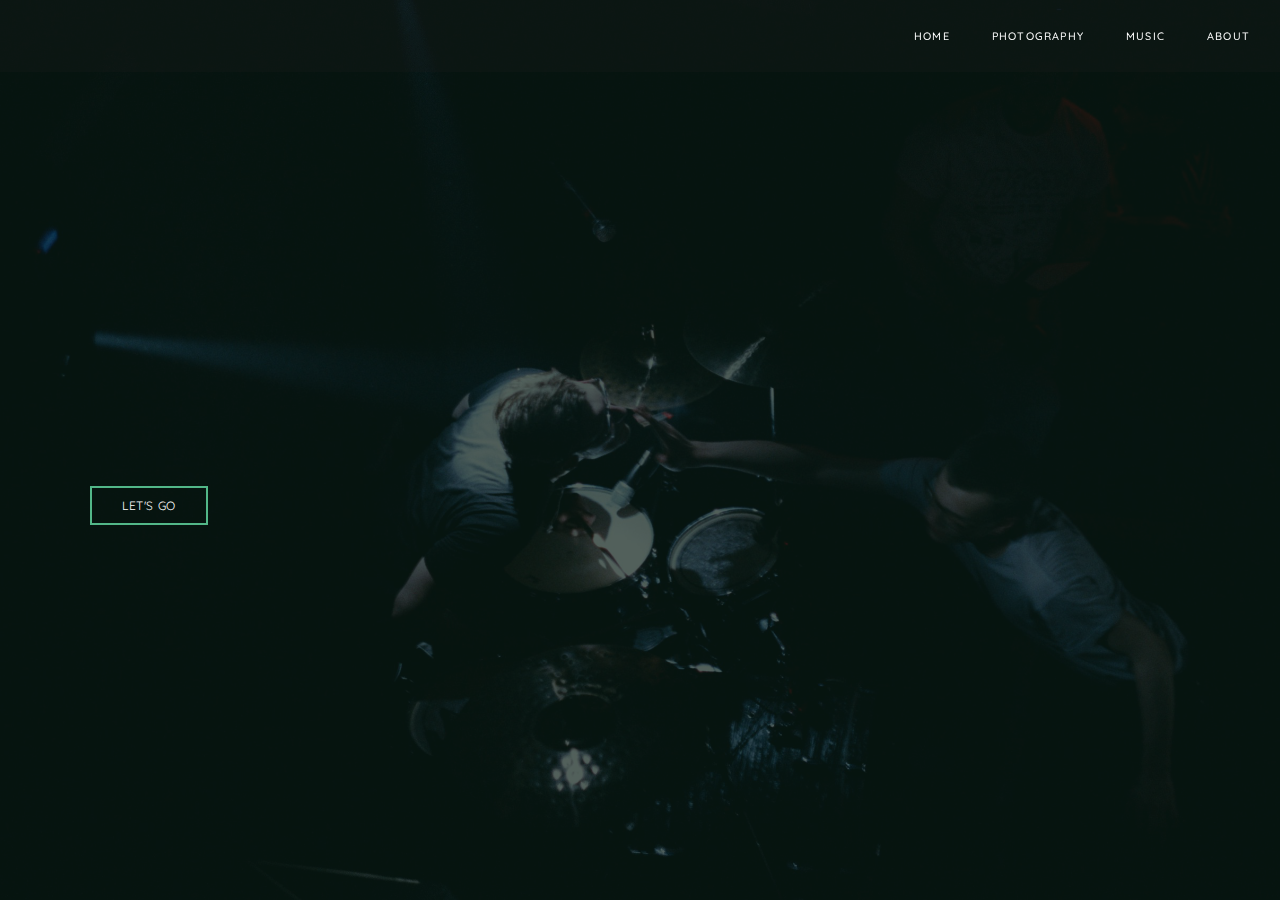
<file: index.html>
<!DOCTYPE html>
<html lang="en">
<head>
  <meta charset="UTF-8">
  <meta name="viewport" content="width=device-width, initial-scale=1.0">
  <link rel="stylesheet" href="style.css">
  <title>Mariana Sugoneaco</title>
</head>
<body>
  <!-- Header -->
  <section id="header">
    <div class="header container">
		<div class="nav-bar">
			<div class="brand">
			</div>
			<div class="nav-list">
			  <div class="hamburger">
				<div class="bar"></div>
			  </div>
			  <ul>
				<li><a href="index.html">Home</a></li>
				<li><a href="photography.html">Photography</a></li>
				<li><a href="music.html">Music</a></li>
				<li><a href="about.html">About</a></li>	
			  </ul>
			</div>
		</div>
    </div>
  </section>
  <!-- End Header -->
  <section id="hero">
    <div class="hero container">
      <div>
        <h1>Life <span></span></h1>
        <h1> is a collection of<span></span></h1>
        <h1> Moments <span></span></h1>
        <a href="photography.html" type="button" class="cta">Let's go</a>
      </div>
    </div>
  </section>
</body>
</html>
</file>
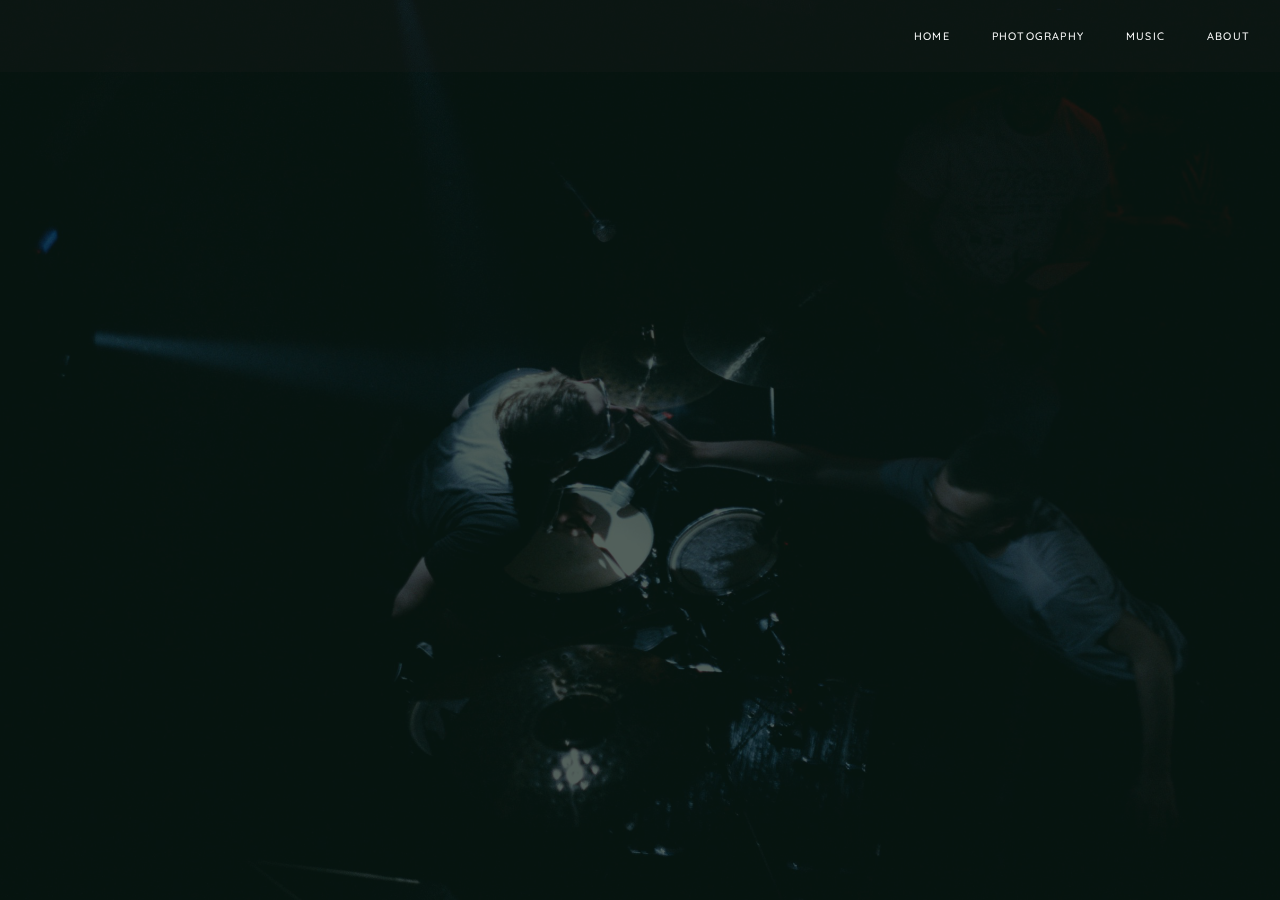
<file: about.html>
<!DOCTYPE html>
<html lang="en">

<head>
  <meta charset="UTF-8">
  <meta name="viewport" content="width=device-width, initial-scale=1.0">
  <link rel="stylesheet" href="style.css">
  <title>Mariana Sugoneaco</title>
</head>

<body>
  <!-- Header -->
  <section id="header">
    <div class="header container">
		<div class="nav-bar">
			<div class="brand">
			</div>
			<div class="nav-list">
			  <div class="hamburger">
				<div class="bar"></div>
			  </div>
			  <ul>
				<li><a href="index.html">Home</a></li>
				<li><a href="photography.html">Photography</a></li>
				<li><a href="music.html">Music</a></li>
				<li><a href="about.html">About</a></li>	
			  </ul>
			</div>
		</div>
    </div>
  </section>
  <!-- End Header -->
<!-- Hero Section  -->
  <section id="hero">
    <div class="hero container">
      <div>
        <h1>Mariana Sugoneaco</h1>
		<br>
		<h1>msugone19@students.lcc.lt</h1>
      </div>
    </div>
  </section>
  <!-- End Hero Section  -->

</body>

</html>
</file>
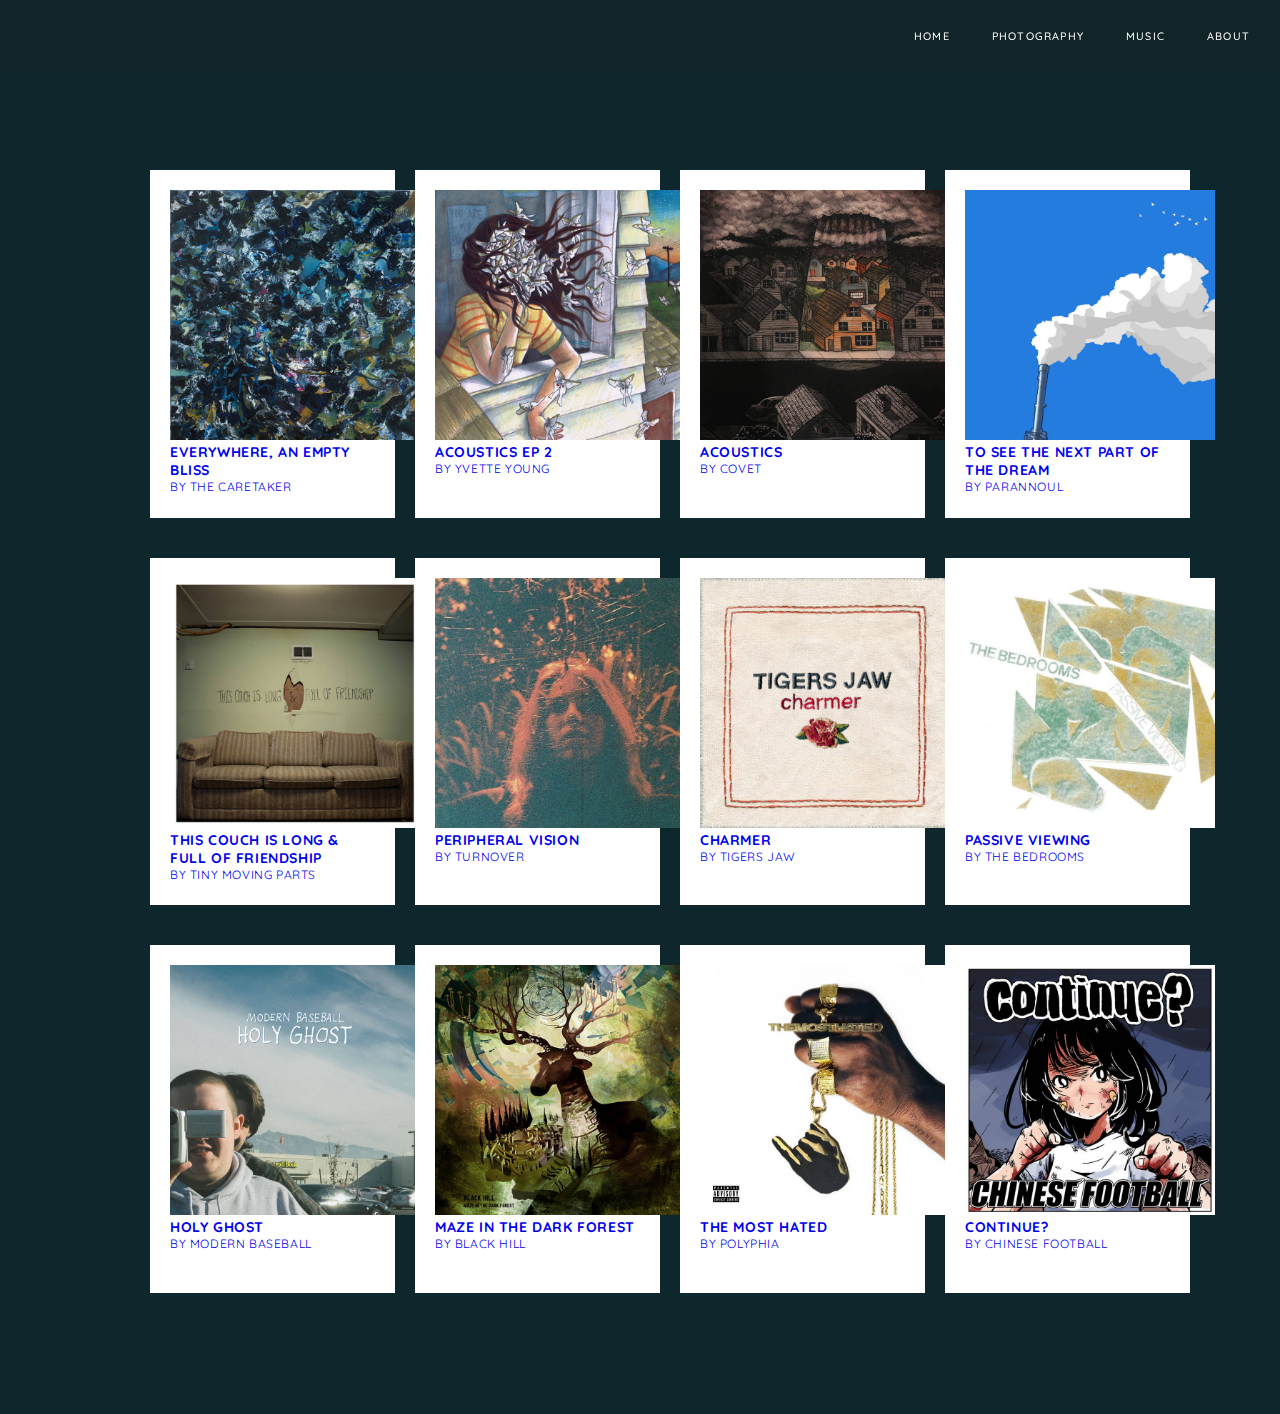
<file: music.html>
<!DOCTYPE html>
<html lang="en">

<head>
  <meta charset="UTF-8">
  <meta name="viewport" content="width=device-width, initial-scale=1.0">
  <link rel="stylesheet" href="style.css">
  <title>Mariana Sugoneaco</title>
</head>

<body style="background-color: #0e272c;">
  <!-- Header -->
  <section id="header">
    <div class="header container">
		<div class="nav-bar">
			<div class="brand">
			</div>
			<div class="nav-list">
			  <div class="hamburger">
				<div class="bar"></div>
			  </div>
			  <ul>
				<li><a href="index.html">Home</a></li>
				<li><a href="photography.html">Photography</a></li>
				<li><a href="music.html">Music</a></li>
				<li><a href="about.html">About</a></li>	
			  </ul>
			</div>
		</div>
    </div>
  </section>
  <!-- End Header -->
<!-- Hero Section  -->
		<div class="four-column">
			<a href="https://thecaretaker.bandcamp.com/album/everywhere-an-empty-bliss" type="button" class="ctt">
			<div>       
				<img id="big-pic" src="./img/caretaker.jpg" alt="caretaker">
				<h3> Everywhere, an empty bliss</h3>
				<p>by The Caretaker</p>
				
			</div>
			</a>
			
			<a href="https://yvetteyoung.bandcamp.com/album/acoustics-ep-2" type="button" class="ctt">
			<div>
				<img id="big-pic" src="./img/Acoustics.jpg" alt="Acoustics">
				<h3> Acoustics EP 2</h3>
				<p>by yvette young</p>
			</div>
			</a>
			
			<a href="https://covetband.bandcamp.com/album/acoustics" type="button" class="ctt">
			<div>
				<img id="big-pic" src="./img/covet.jpg" alt="acoustics">
				<h3> acoustics</h3>
				<p>by covet</p>
			</div>
			</a>
			
			<a href="https://parannoul.bandcamp.com/album/to-see-the-next-part-of-the-dream" type="button" class="ctt">
			<div>
				<img id="big-pic" src="./img/parannoul.jpg" alt="parannoul">
				<h3> To See the Next Part of the Dream</h3>
				<p>by Parannoul</p>
			</div>
			</a>
			
			<a href="https://turnover.bandcamp.com/album/peripheral-vision" type="button" class="ctt">
			<div>
				<img id="big-pic" src="./img/tmp.jpg" alt="tmp">
				<h3> This Couch is Long & Full of Friendship</h3>
				<p>by Tiny Moving Parts</p>
			</div>
			</a>
			
			<a href="https://turnover.bandcamp.com/album/peripheral-vision" type="button" class="ctt">
			<div>
				<img id="big-pic" src="./img/turnover.jpg" alt="turnover">
				<h3> Peripheral Vision</h3>
				<p>by Turnover</p>
			</div>
			</a>
			
			<a href="https://tigersjaw.bandcamp.com/album/charmer" type="button" class="ctt">
			<div>
				<img id="big-pic" src="./img/tigers-jaw.jpg" alt="tj">
				<h3> Charmer</h3>
				<p>by Tigers Jaw</p>
			</div>
			</a>
			
			<a href="https://thebedroomsxoxo.bandcamp.com/album/passive-viewing" type="button" class="ctt">
			<div>
				<img id="big-pic" src="./img/bedrooms.jpg" alt="bedrooms">
				<h3> Passive Viewing</h3>
				<p>by The Bedrooms</p>
			</div>
			</a>
			
			<a href="https://modernbaseballpa.bandcamp.com/album/holy-ghost" type="button" class="ctt">
			<div>
				<img id="big-pic" src="./img/mb.jpg" alt="mb">
				<h3> Holy Ghost</h3> 
				<p>by Modern Baseball</p>
			</div>
			</a>
			
			<a href="https://blackhill1.bandcamp.com/album/maze-in-the-dark-forest" type="button" class="ctt">
			<div>
				<img id="big-pic" src="./img/black-hill.jpg" alt="black-hill">
				<h3> Maze in the dark forest</h3> 
				<p>by Black Hill</p>
			</div>
			</a>
			
			<a href="https://polyphia.bandcamp.com/album/the-most-hated" type="button" class="ctt">
			<div>
				<img id="big-pic" src="./img/polyphia.jpg" alt="polyphia">
				<h3> The Most Hated</h3>
				<p>by Polyphia</p>
			</div>
			</a>
			
			<a href="https://chinesefootball.bandcamp.com/album/continue" type="button" class="ctt">
			<div>
				<img id="big-pic" src="./img/chinese-football.jpg" alt="cf">
				<h3> Continue?</h3> 
				<p>by Chinese Football</p>
			</div>
			</a>
		</div>

  <!-- End Hero Section  -->
</body>

</html>
</file>
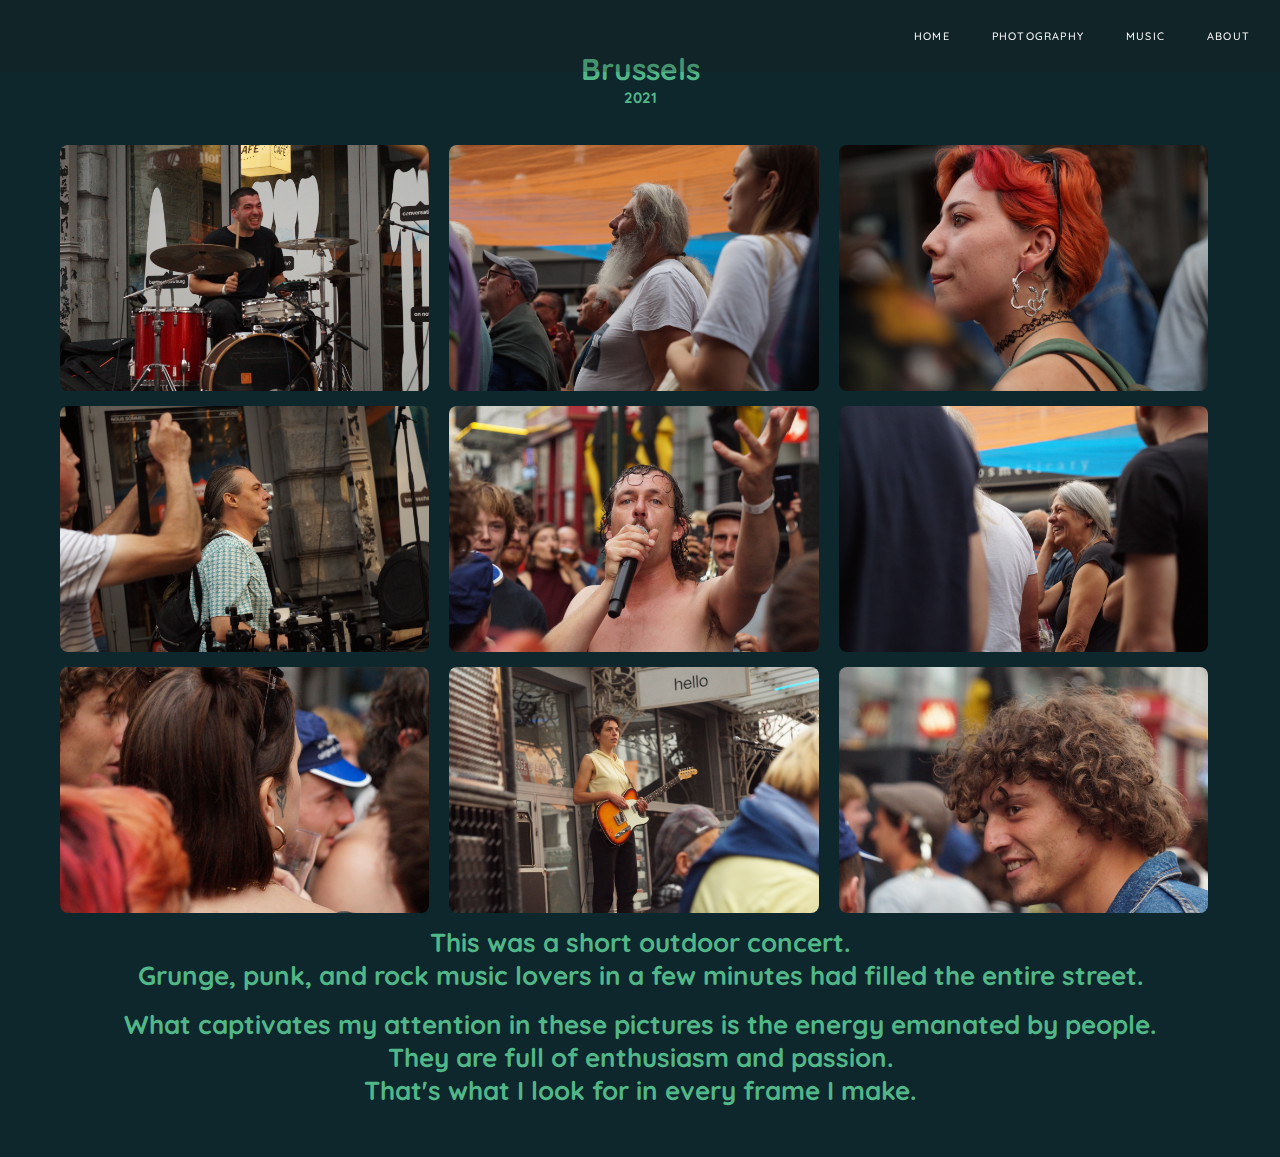
<file: photography.html>
<!DOCTYPE html>
<html lang="en">

<head>
  <meta charset="UTF-8">
  <meta name="viewport" content="width=device-width, initial-scale=1.0">
  <link rel="stylesheet" href="style.css">
  <title>Mariana Sugoneaco</title>
</head>
<body style="background-color: #0e272c;">
	  <!-- Header -->
  <section id="header">
    <div class="header container">
		<div class="nav-bar">
			<div class="brand">
			</div>
			<div class="nav-list">
			  <div class="hamburger">
				<div class="bar"></div>
			  </div>
			  <ul>
				<li><a href="index.html">Home</a></li>
				<li><a href="photography.html">Photography</a></li>
				<li><a href="music.html">Music</a></li>
				<li><a href="about.html">About</a></li>	
			  </ul>
			</div>
		</div>
    </div>
  </section>
  <!-- End Header -->
	
	<section id="main">
	<div class="row"> 
		<h1 style="font-size: 30px; color: #52b788;">Brussels</h1>
		<h1 style="font-size: 15px; color: #52b788;">2021</h1>
		<br>
		<div class="column">
			<img src="photo/1.jpg" style="width:100%">
			<img src="photo/2.jpg" style="width:100%">
			<img src="photo/3.jpg" style="width:100%">
		</div>
		<div class="column">
			<img src="photo/4.jpg" style="width:100%">
			<img src="photo/5.jpg" style="width:100%">
			<img src="photo/6.jpg" style="width:100%">
		</div>  
		<div class="column">
			<img src="photo/7.jpg" style="width:100%">
			<img src="photo/8.jpg" style="width:100%">
			<img src="photo/9.jpg" style="width:100%">
		</div>
		<br>
		<br>
		<h1 style="color: #52b788;">This was a short outdoor concert.</h1>
		<h1 style="color: #52b788;">Grunge, punk, and rock music lovers in a few minutes had filled the entire street.</h1>
		<br>
		<h1 style="color: #52b788;">What captivates my attention in these pictures is the energy emanated by people.</h1>
		<h1 style="color: #52b788;">They are full of enthusiasm and passion.</h1>
		<h1 style="color: #52b788;">That's what I look for in every frame I make.</h1> 
		</div>
	</section>
</body>

</html>
</file>
<file: style.css>
@import 'https://fonts.googleapis.com/css2?family=Quicksand:wght@300&display=swap, 400, 700&display=swap';
* {  
	padding: 0;
	margin: 0;
	box-sizing: border-box;
}
html {
	font-size: 6px;
	font-family: 'Quicksand', sans-serif;
}
a {
	text-decoration: none;
}
.container {
	min-height: 100vh;
	width: 100%;
	display: flex;
	align-items: center;
	justify-content: center;
}
.cta {
	display: inline-block;
	padding: 10px 30px;
	color: white;
	background-color: transparent;
	border: 2px solid #52b788;
	font-size: 2rem;
	text-transform: uppercase;
	letter-spacing: 0.1rem;
	margin-top: 20px;
	transition: 0.3s ease;
	transition-property: background-color, color;
}
.ctt{
	display: inline-block;
	padding: 20px 20px;
	background-color: white;
	font-size: 2rem;
	text-transform: uppercase;
	letter-spacing: 0.1rem;
	margin-top: 20px;

}
.four-column{
	display: grid;
	grid-template-columns: 25% 25% 25% 25%;
	grid-template-rows: 33% 33% 33%;
	grid-gap: 20px;
	padding: 150px;
	float: center;
}
.brand h1 {
	font-size: 3rem;
	text-transform: uppercase;
	color: white;
}
.brand h1 span {
	color: crimson;
}
.column {
  float: left;
  width: 33%;
  padding: 10px;
}
.column img {
  margin-top: 12px;
  border-radius: 8px
}
.row{
	font-size: 13px;
}

/* Header section */
#header {
	position: fixed;
	z-index: 1000;
	left: 0;
	top: 0;
	width: 100vw;
	height: auto;
}
#header .header {
	min-height: 8vh;
	background-color: rgba(31, 30, 30, 0.24);
	transition: 0.3s ease background-color;
}
#header .nav-bar {
	display: flex;
	align-items: center;
	justify-content: space-between;
	width: 100%;
	height: 100%;
	max-width: 1300px;
	padding: 0 10px;
}
#header .nav-list ul {
	list-style: none;
	position: absolute;
	background-color: rgb(31, 30, 30);
	width: 100vw;
	height: 100vh;
	left: 100%;
	top: 0;
	display: flex;
	flex-direction: column;
	justify-content: center;
	align-items: center;
	z-index: 1;
	overflow-x: hidden;
	transition: 0.5s ease left;
}
#header .nav-list ul.active {
	left: 0%;
}
#header .nav-list ul a {
	font-size: 2.5rem;
	font-weight: 500;
	letter-spacing: 0.2rem;
	text-decoration: none;
	color: white;
	text-transform: uppercase;
	padding: 20px;
	display: block;
}
#header .nav-list ul a::after {
	content: attr(data-after);
	position: absolute;
	top: 50%;
	left: 50%;
	transform: translate(-50%, -50%) scale(0);
	color: #52b788;
	font-size: 13rem;
	letter-spacing: 50px;
	z-index: -1;
	transition: 0.3s ease letter-spacing;
}
#header .nav-list ul li:hover a::after {
	transform: translate(-50%, -50%) scale(1);
	letter-spacing: initial;
}
#header .nav-list ul li:hover a {
	color: #52b788;
}
#header .hamburger {
	height: 60px;
	width: 60px;
	display: inline-block;
	border: 3px solid white;
	border-radius: 50%;
	position: relative;
	display: flex;
	align-items: center;
	justify-content: center;
	z-index: 100;
	cursor: pointer;
	transform: scale(0.8);
	margin-right: 20px;
}
#header .hamburger:after {
	position: absolute;
	content: '';
	height: 100%;
	width: 100%;
	border-radius: 50%;
	border: 3px solid white;
	animation: hamburger_puls 1s ease infinite;
}
#header .hamburger .bar {
	height: 2px;
	width: 30px;
	position: relative;
	background-color: white;
	z-index: -1;
}
#header .hamburger .bar::after,
#header .hamburger .bar::before {
	content: '';
	position: absolute;
	height: 100%;
	width: 100%;
	left: 0;
	background-color: white;
	transition: 0.3s ease;
	transition-property: top, bottom;
}
#header .hamburger .bar::after {
	top: 8px;
}
#header .hamburger .bar::before {
	bottom: 8px;
}
#header .hamburger.active .bar::before {
	bottom: 0;
}
#header .hamburger.active .bar::after {
	top: 0;
}
/* End Header section */

/*photos section*/
#main{
	width: auto;
	height: auto;
	text-align: center;
	font-size: 9px;
	font-weight: normal;
	padding: 50px;
	}
/*end photos section*/

/* Hero Section */
#hero {
	background-image: url(./img/hero-bg.png);
	background-size: cover;
	background-position: top center;
	position: relative;
	z-index: 1;
}
#hero::after {
	content: '';
	position: absolute;
	left: 0;
	top: 0;
	height: 100%;
	width: 100%;
	background-color: #081c15;
	opacity: 0.7;
	z-index: -1;
}
#hero .hero {
	max-width: 1200px;
	margin: 0 auto;
	padding: 0 50px;
	justify-content: flex-start;
}
#hero h1 {
	display: block;
	width: fit-content;
	font-size: 4rem;
	position: relative;
	color: transparent;
	animation: text_reveal 0.5s ease forwards;
	animation-delay: 1s;
}
#hero h1:nth-child(1) {
	animation-delay: 1s;
}
#hero h1:nth-child(2) {
	animation-delay: 2s;
}
#hero h1:nth-child(3) {
	animation: text_reveal_name 0.5s ease forwards;
	animation-delay: 3s;
}
#hero h1 span {
	position: absolute;
	top: 0;
	left: 0;
	height: 100%;
	width: 0;
	background-color: #52b788;
	animation: text_reveal_box 1s ease;
	animation-delay: 0.5s;
}
#hero h1:nth-child(1) span {
	animation-delay: 0.5s;
}
#hero h1:nth-child(2) span {
	animation-delay: 1.5s;
}
#hero h1:nth-child(3) span {
	animation-delay: 2.5s;
}
/* End Hero Section */
#big-pic {
	width: 250px;
}

/* Keyframes */
@keyframes hamburger_puls {
	0% {
		opacity: 1;
		transform: scale(1);
	}
	100% {
		opacity: 0;
		transform: scale(1.4);
	}
}
@keyframes text_reveal_box {
	50% {
		width: 100%;
		left: 0;
	}
	100% {
		width: 0;
		left: 100%;
	}
}
@keyframes text_reveal {
	100% {
		color: white;
	}
}
@keyframes text_reveal_name {
	100% {
		color: #52b788 ;
		font-weight: 500;
	}
}
/* End Keyframes */


/* Media Query For Desktop */
@media only screen and (min-width: 1200px) {
	/* header */
	#header .hamburger {
		display: none;
	}
	#header .nav-list ul {
		position: initial;
		display: block;
		height: auto;
		width: fit-content;
		background-color: transparent;
	}
	#header .nav-list ul li {
		display: inline-block;
	}
	#header .nav-list ul li a {
		font-size: 1.8rem;
	}
	#header .nav-list ul a:after {
		display: none;
	}
	/* End header*/
</file>
